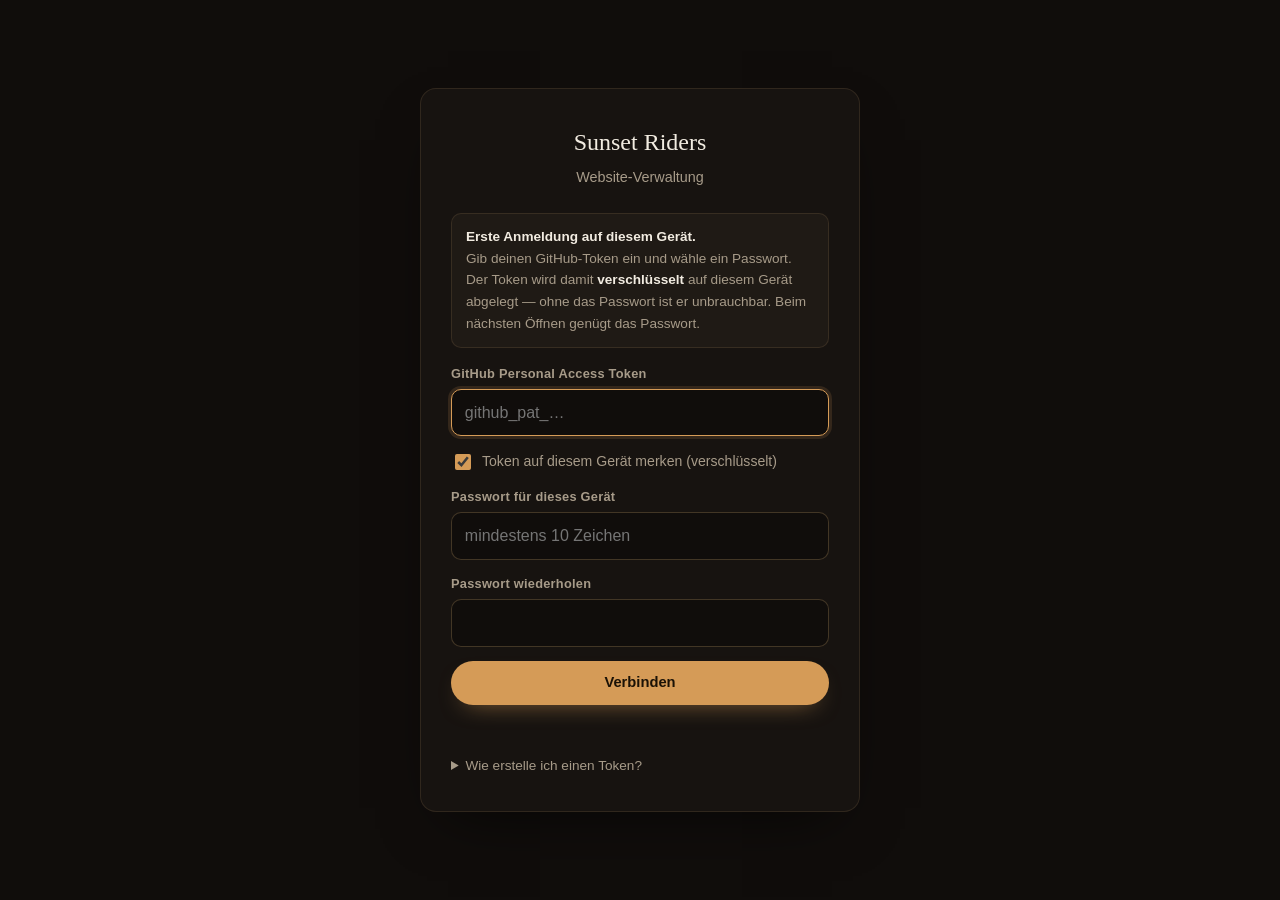
<file: admin/index.html>
<!DOCTYPE html>
<html lang="de">
<head>
<meta charset="UTF-8">
<meta name="viewport" content="width=device-width, initial-scale=1.0">
<!-- Begrenzt, wohin diese Seite Daten senden darf. Selbst wenn es jemand
     schaffen sollte, hier Code einzuschleusen, kann der Token nirgendwo
     anders hin als zur GitHub-API. -->
<meta http-equiv="Content-Security-Policy" content="default-src 'self'; script-src 'self' 'unsafe-inline'; style-src 'self' 'unsafe-inline' https://fonts.googleapis.com; font-src https://fonts.gstatic.com; img-src 'self' data: blob: https://*.githubusercontent.com; connect-src 'self' https://api.github.com https://*.githubusercontent.com; form-action 'none'; base-uri 'none'; object-src 'none'">
<title>Sunset Riders — Website-Verwaltung</title>
<link rel="preconnect" href="https://fonts.googleapis.com">
<link rel="preconnect" href="https://fonts.gstatic.com" crossorigin>
<link href="https://fonts.googleapis.com/css2?family=Cinzel:wght@500;600;700&family=Manrope:wght@400;500;600;700;800&display=swap" rel="stylesheet">
<style>
:root{
  --bg:#100d0b; --bg-2:#171310; --bg-3:#1f1a15;
  --line:rgba(226,182,120,.12); --line-strong:rgba(226,182,120,.24);
  --text:#f2ece1; --muted:#a79b89; --muted-2:#7d7263;
  --accent:#d59b57; --accent-hi:#e6b475; --accent-ink:#1b1206; --ember:#b5623a;
  --ok:#5fae7a; --warn:#d98a4b; --err:#d9645a;
  --font-display:"Cinzel",Georgia,serif;
  --font-body:"Manrope",-apple-system,BlinkMacSystemFont,"Segoe UI",sans-serif;
  --radius:16px; --radius-sm:12px;
  --shadow:0 24px 60px -28px rgba(0,0,0,.75);
}
*,*::before,*::after{box-sizing:border-box;}
html,body{margin:0;height:100%;}
body{background:var(--bg);color:var(--text);font-family:var(--font-body);font-size:16px;line-height:1.6;-webkit-font-smoothing:antialiased;}
h1,h2,h3{font-family:var(--font-display);font-weight:600;line-height:1.15;margin:0 0 .4em;letter-spacing:.01em;}
p{margin:0 0 1em;}
a{color:var(--accent);text-decoration:none;}
a:hover{color:var(--accent-hi);}
button{font:inherit;cursor:pointer;background:none;border:none;color:inherit;}
input,textarea,select{font:inherit;color:var(--text);}
img{max-width:100%;display:block;}
.eyebrow{font-family:var(--font-body);letter-spacing:.24em;text-transform:uppercase;font-size:.7rem;font-weight:700;color:var(--accent);margin:0 0 .8em;}
.muted{color:var(--muted);}
.small{font-size:.85rem;}

/* form controls */
.field{margin-bottom:14px;}
.field label{display:block;font-size:.8rem;font-weight:600;color:var(--muted);margin-bottom:5px;letter-spacing:.02em;}
input[type=text],input[type=password],input[type=date],textarea,select{
  width:100%;background:var(--bg);border:1px solid var(--line-strong);border-radius:10px;
  padding:.62em .8em;transition:border-color .2s,box-shadow .2s;
}
textarea{resize:vertical;min-height:70px;}
input:focus,textarea:focus,select:focus{outline:none;border-color:var(--accent);box-shadow:0 0 0 3px rgba(213,155,87,.15);}
select{appearance:none;background-image:url("data:image/svg+xml,%3Csvg xmlns='http://www.w3.org/2000/svg' width='12' height='8' viewBox='0 0 12 8'%3E%3Cpath fill='%23a79b89' d='M6 8 0 0h12z'/%3E%3C/svg%3E");background-repeat:no-repeat;background-position:right 14px center;padding-right:34px;}
.two-col{display:grid;grid-template-columns:1fr 1fr;gap:12px;}
@media(max-width:640px){.two-col{grid-template-columns:1fr;}}

/* buttons */
.btn{display:inline-flex;align-items:center;justify-content:center;gap:.5em;padding:.7em 1.3em;border-radius:999px;font-weight:600;font-size:.92rem;transition:transform .2s,background .2s,border-color .2s,color .2s,opacity .2s;}
.btn:disabled{opacity:.4;cursor:not-allowed;}
.btn-primary{background:var(--accent);color:var(--accent-ink);box-shadow:0 10px 24px -14px rgba(213,155,87,.8);}
.btn-primary:not(:disabled):hover{background:var(--accent-hi);transform:translateY(-1px);}
.btn-ghost{border:1px solid var(--line-strong);color:var(--text);}
.btn-ghost:not(:disabled):hover{border-color:var(--accent);color:var(--accent);}
.btn-sm{padding:.45em .85em;font-size:.82rem;}
.btn-danger{color:var(--err);border:1px solid rgba(217,100,90,.35);}
.btn-danger:not(:disabled):hover{background:rgba(217,100,90,.12);border-color:var(--err);}
.icon-btn{width:34px;height:34px;border-radius:9px;border:1px solid var(--line-strong);display:inline-flex;align-items:center;justify-content:center;font-size:1rem;color:var(--muted);}
.icon-btn:hover{color:var(--text);border-color:var(--accent);}

/* login screen */
#login{min-height:100%;display:flex;align-items:center;justify-content:center;padding:24px;}
.login-card{width:100%;max-width:440px;background:var(--bg-2);border:1px solid var(--line);border-radius:var(--radius);padding:34px 30px;box-shadow:var(--shadow);}
.login-logo{font-family:var(--font-display);font-size:1.5rem;text-align:center;margin-bottom:4px;}
.login-sub{text-align:center;color:var(--muted);font-size:.9rem;margin-bottom:24px;}
#gate{min-height:100%;display:none;align-items:center;justify-content:center;padding:24px;}

/* app shell */
#app{display:none;min-height:100%;}
.shell{display:grid;grid-template-columns:246px 1fr;min-height:100vh;}
@media(max-width:820px){.shell{grid-template-columns:1fr;}}
.sidebar{background:var(--bg-2);border-right:1px solid var(--line);padding:22px 16px;position:sticky;top:0;height:100vh;overflow-y:auto;}
@media(max-width:820px){.sidebar{position:static;height:auto;border-right:none;border-bottom:1px solid var(--line);}}
.side-brand{display:flex;align-items:center;gap:10px;padding:0 8px 18px;margin-bottom:12px;border-bottom:1px solid var(--line);}
.side-brand .dot{width:30px;height:30px;border-radius:8px;background:linear-gradient(135deg,var(--ember),var(--accent));flex-shrink:0;}
.side-brand b{font-family:var(--font-display);font-size:1rem;font-weight:600;}
.navlink{display:flex;align-items:center;gap:10px;width:100%;text-align:left;padding:.62em .8em;border-radius:10px;color:var(--muted);font-weight:500;font-size:.92rem;margin-bottom:2px;}
.navlink:hover{color:var(--text);background:var(--bg-3);}
.navlink.active{color:var(--text);background:var(--bg-3);box-shadow:inset 3px 0 0 var(--accent);}
.navlink .ic{width:18px;text-align:center;opacity:.9;}
.navlink .badge{margin-left:auto;background:var(--accent);color:var(--accent-ink);font-size:.68rem;font-weight:700;border-radius:999px;padding:1px 7px;}
.side-foot{margin-top:14px;padding-top:14px;border-top:1px solid var(--line);}

.main{padding:30px 34px 90px;max-width:960px;}
@media(max-width:640px){.main{padding:22px 18px 80px;}}
.page-head{display:flex;align-items:flex-end;justify-content:space-between;gap:16px;margin-bottom:22px;flex-wrap:wrap;}
.page-head h1{font-size:1.9rem;margin:0;}
.page-head p{margin:.3em 0 0;color:var(--muted);font-size:.92rem;}

/* cards / item rows */
.card{background:var(--bg-2);border:1px solid var(--line);border-radius:var(--radius);padding:18px;margin-bottom:14px;box-shadow:var(--shadow);}
.item{background:var(--bg-2);border:1px solid var(--line);border-radius:var(--radius-sm);padding:16px;margin-bottom:12px;}
.item-head{display:flex;align-items:center;gap:12px;margin-bottom:12px;}
.item-head .grip{color:var(--muted-2);cursor:grab;font-size:1.1rem;user-select:none;}
.item-head h3{margin:0;font-size:1.05rem;flex:1;font-family:var(--font-body);font-weight:700;}
.item-actions{display:flex;gap:6px;}

/* image picker */
.imgpick{display:flex;gap:12px;align-items:flex-start;}
.imgpick .thumb{width:88px;height:60px;border-radius:8px;border:1px solid var(--line-strong);object-fit:cover;background:var(--bg-3);flex-shrink:0;}
.imgpick .thumb.empty{display:flex;align-items:center;justify-content:center;color:var(--muted-2);font-size:1.4rem;}
.imgpick .pickbody{flex:1;min-width:0;}
.pick-row{display:flex;gap:8px;}
.pick-row select{flex:1;}

/* media grid */
.media-grid{display:grid;grid-template-columns:repeat(auto-fill,minmax(150px,1fr));gap:14px;}
.media-tile{background:var(--bg-2);border:1px solid var(--line);border-radius:var(--radius-sm);overflow:hidden;display:flex;flex-direction:column;}
.media-tile .m-img{aspect-ratio:16/10;object-fit:cover;background:var(--bg-3);width:100%;}
.media-tile .m-img.pdf{display:flex;align-items:center;justify-content:center;font-size:2rem;color:var(--muted);}
.media-tile .m-meta{padding:8px 10px;font-size:.76rem;color:var(--muted);word-break:break-all;flex:1;}
.media-tile .m-meta b{color:var(--text);font-weight:600;display:block;font-size:.8rem;margin-bottom:2px;}
.media-tile .m-actions{display:flex;border-top:1px solid var(--line);}
.media-tile .m-actions button{flex:1;padding:8px;font-size:.78rem;color:var(--muted);}
.media-tile .m-actions button:hover{color:var(--text);background:var(--bg-3);}
.media-tile .m-actions button.del:hover{color:var(--err);}
.tag-new{background:var(--ok);color:#06210f;}
.tag-del{background:var(--err);color:#2a0b09;}
.pill{display:inline-block;font-size:.66rem;font-weight:700;border-radius:999px;padding:1px 7px;margin-left:6px;vertical-align:middle;}

/* dropzone */
.drop{border:1.5px dashed var(--line-strong);border-radius:var(--radius-sm);padding:22px;text-align:center;color:var(--muted);transition:border-color .2s,background .2s;cursor:pointer;}
.drop:hover,.drop.over{border-color:var(--accent);background:var(--bg-3);color:var(--text);}

/* toast + log */
#toast{position:fixed;right:20px;bottom:20px;z-index:200;display:flex;flex-direction:column;gap:8px;}
.toast{background:var(--bg-3);border:1px solid var(--line-strong);border-left:3px solid var(--accent);border-radius:10px;padding:11px 15px;box-shadow:var(--shadow);font-size:.88rem;max-width:340px;animation:slidein .3s ease;}
.toast.ok{border-left-color:var(--ok);} .toast.err{border-left-color:var(--err);}
@keyframes slidein{from{transform:translateX(20px);opacity:0;}to{transform:none;opacity:1;}}
.log{background:var(--bg);border:1px solid var(--line);border-radius:10px;padding:12px 14px;font-size:.84rem;max-height:230px;overflow-y:auto;font-family:ui-monospace,Menlo,Consolas,monospace;}
.log div{padding:2px 0;color:var(--muted);}
.log div.ok{color:var(--ok);} .log div.err{color:var(--err);} .log div.head{color:var(--text);}

.empty-state{text-align:center;padding:40px 20px;color:var(--muted-2);border:1.5px dashed var(--line);border-radius:var(--radius-sm);}
.hint{background:var(--bg-3);border:1px solid var(--line);border-radius:10px;padding:12px 14px;font-size:.85rem;color:var(--muted);margin-bottom:16px;}
.hint b{color:var(--text);}
.spinner{width:16px;height:16px;border:2px solid rgba(255,255,255,.25);border-top-color:var(--accent-ink);border-radius:50%;display:inline-block;animation:spin .7s linear infinite;}
@keyframes spin{to{transform:rotate(360deg);}}
.status-line{display:flex;align-items:center;gap:8px;font-size:.85rem;color:var(--muted);}
.dirty-dot{width:8px;height:8px;border-radius:50%;background:var(--warn);display:inline-block;}
.ok-dot{width:8px;height:8px;border-radius:50%;background:var(--ok);display:inline-block;}
code{background:var(--bg-3);padding:1px 6px;border-radius:5px;font-size:.85em;}
</style>
</head>
<body>

<!-- ============ LOGIN ============ -->
<div id="login">
  <div class="login-card">
    <div class="login-logo">Sunset&nbsp;Riders</div>
    <div class="login-sub">Website-Verwaltung</div>

    <div class="hint">
      <b>Erste Anmeldung auf diesem Gerät.</b><br>
      Gib deinen GitHub-Token ein und wähle ein Passwort. Der Token wird damit
      <b>verschlüsselt</b> auf diesem Gerät abgelegt — ohne das Passwort ist er
      unbrauchbar. Beim nächsten Öffnen genügt das Passwort.
    </div>

    <div class="field">
      <label for="tok">GitHub Personal Access Token</label>
      <input type="password" id="tok" placeholder="github_pat_…" autocomplete="off" spellcheck="false">
    </div>
    <label style="display:flex;align-items:center;gap:8px;font-size:.88rem;color:var(--muted);margin-bottom:14px;cursor:pointer;">
      <input type="checkbox" id="remember" checked style="width:16px;height:16px;accent-color:var(--accent);">
      Token auf diesem Gerät merken (verschlüsselt)
    </label>
    <div id="pwFields">
      <div class="field">
        <label for="lpw">Passwort für dieses Gerät</label>
        <input type="password" id="lpw" autocomplete="new-password" placeholder="mindestens 10 Zeichen">
      </div>
      <div class="field">
        <label for="lpw2">Passwort wiederholen</label>
        <input type="password" id="lpw2" autocomplete="new-password">
      </div>
    </div>
    <button class="btn btn-primary" id="connectBtn" style="width:100%;">Verbinden</button>
    <div id="loginMsg" class="small" style="margin-top:12px;min-height:20px;"></div>

    <details style="margin-top:18px;">
      <summary class="small muted" style="cursor:pointer;">Wie erstelle ich einen Token?</summary>
      <div class="small muted" style="margin-top:10px;line-height:1.7;">
        GitHub → Profil → <b>Settings</b> → <b>Developer settings</b> → <b>Personal access tokens</b> →
        <b>Fine-grained tokens</b> → <b>Generate new token</b>.<br>
        Bei <i>Repository access</i> nur <code>Website-SR</code> wählen, bei <i>Permissions → Contents</i>
        auf <b>Read and write</b> setzen. Token kopieren und oben einfügen.
      </div>
    </details>
  </div>
</div>

<!-- ============ LOGIN-GATE (entsperrt den verschluesselten Token) ============ -->
<div id="gate">
  <div class="login-card">
    <div class="login-logo">Sunset&nbsp;Riders</div>
    <div class="login-sub">Website-Verwaltung</div>
    <div class="hint">
      Dein GitHub-Token liegt verschlüsselt auf diesem Gerät.
      Das Passwort entschlüsselt ihn — es wird nirgends gespeichert und nirgends übertragen.
    </div>
    <div class="field">
      <label for="gp">Passwort</label>
      <input type="password" id="gp" autocomplete="current-password">
    </div>
    <button class="btn btn-primary" id="gateBtn" style="width:100%;">Entsperren</button>
    <div id="gateMsg" class="small" style="margin-top:12px;min-height:20px;"></div>
    <div class="small muted" style="margin-top:16px;">
      Passwort vergessen? <a href="#" id="resetVault" style="color:var(--accent);">Zugang auf diesem Gerät entfernen</a>
      und mit dem Token neu anmelden.
    </div>
  </div>
</div>

<!-- ============ APP ============ -->
<div id="app">
  <div class="shell">
    <aside class="sidebar">
      <div class="side-brand"><span class="dot"></span><b>Verwaltung</b></div>
      <nav id="nav"></nav>
      <div class="side-foot">
        <div class="status-line" id="repoStatus"></div>
        <a href="https://mailhuegli.github.io/Website-SR/" target="_blank" class="small" style="display:inline-block;margin-top:10px;">↗ Live-Website ansehen</a>
        <button class="btn btn-ghost btn-sm" style="width:100%;margin-top:12px;" id="logoutBtn">Abmelden</button>
      </div>
    </aside>
    <main class="main" id="view"></main>
  </div>
</div>

<div id="toast"></div>

<script>
/* ============================================================
   Sunset Riders — Website-Verwaltung
   Einzelne HTML-Datei. Bearbeitet js/content.js und die Ordner
   img/ und downloads/ direkt über die GitHub-API.
   ============================================================ */

const OWNER  = "mailhuegli";
const REPO   = "Website-SR";
const BRANCH = "main";
const API    = `https://api.github.com/repos/${OWNER}/${REPO}`;
const RAW    = `https://raw.githubusercontent.com/${OWNER}/${REPO}/${BRANCH}/`;

const CONTENT_PATH = "js/content.js";
const MAINJS_PATH  = "js/main.js";

/* Online-Zugang (GitHub Pages) */
const ADMIN_PATH = "admin/index.html";
const ADMIN_URL  = `https://${OWNER}.github.io/${REPO}/admin/`;
/* base64 der Online-Version dieser App — wird beim "Online stellen"-Knopf nach
   admin/index.html geschrieben. Leer = dies IST bereits die Online-Version. */
const ONLINE_BUILD_B64 = "";

/* Neues main.js (mit Kalender-Funktion), base64-kodiert — wird beim
   "Kalender aktivieren"-Knopf direkt auf GitHub geschrieben. */
const NEW_MAINJS_B64 = "[base64]/[base64]/[base64]/[base64]/[base64]/[base64]/IEVOWyJydWxlcy5jb2xsYXBzZUFsbCJdIDogRU5bInJ1bGVzLmV4cGFuZEFsbCJdKQogICAgOiAoYWxsT3BlbiA/[base64]/[base64]/[base64]/[base64]/[base64]/[base64]/[base64]";

/* Kommende Events von sunset-riders.ch/event-list — werden beim ersten
   Start eingespielt, falls noch keine Events in content.js stehen. */
const WA_DE = "Info via WhatsApp", WA_EN = "Info via WhatsApp";
const SEED_EVENTS = [
  { start:"2025-05-12", end:"2025-05-13", time:"08:00",
    title:{de:"Rennstrecke Mirecourt", en:"Racetrack Mirecourt"},
    location:{de:"Juvaincourt (FR)", en:"Juvaincourt (FR)"}, text:{de:"", en:""} },
  { start:"2025-05-17", end:"", time:"08:00",
    title:{de:"Fahrtraining Interlaken", en:"Moto Training Interlaken"},
    location:{de:"Interlaken", en:"Interlaken"}, text:{de:"", en:""} },
  { start:"2025-06-07", end:"2025-06-08", time:"08:00",
    title:{de:"Rennstrecke Anneau du Rhin", en:"Racetrack Anneau du Rhin"},
    location:{de:"Biltzheim (FR)", en:"Biltzheim (FR)"}, text:{de:"", en:""} },
  { start:"2025-06-23", end:"2025-06-26", time:"08:00",
    title:{de:"Rennstrecke Most", en:"Racetrack Most"},
    location:{de:"Most (CZ)", en:"Most (CZ)"}, text:{de:"", en:""} },
  { start:"2025-09-07", end:"", time:"08:00",
    title:{de:"Sunday Ride (Tagestour)", en:"Sunday Ride (full day)"},
    location:{de:WA_DE, en:WA_EN}, text:{de:"Ganztägige Ausfahrt durch die Schweiz.", en:"Full-day ride across Switzerland."} },
  { start:"2025-09-22", end:"2025-09-23", time:"08:00",
    title:{de:"Rennstrecke Anneau du Rhin", en:"Racetrack Anneau du Rhin"},
    location:{de:"Biltzheim (FR)", en:"Biltzheim (FR)"}, text:{de:"", en:""} },
  { start:"2025-10-04", end:"2025-10-11", time:"",
    title:{de:"Sardinien Tour", en:"Sardinia Tour"},
    location:{de:"Sardinien (IT)", en:"Sardinia (IT)"}, text:{de:"Mehrtägige Jahrestour.", en:"Multi-day annual tour."} },
  { start:"2025-10-16", end:"", time:"18:00",
    title:{de:"Thursday Ride", en:"Thursday Ride"},
    location:{de:WA_DE, en:WA_EN}, text:{de:"", en:""} },
  { start:"2025-10-19", end:"", time:"07:30",
    title:{de:"Sunday Ride – Saisonabschluss", en:"Sunday Ride – Season Closing"},
    location:{de:WA_DE, en:WA_EN}, text:{de:"", en:""} },
  { start:"2025-11-06", end:"2025-11-09", time:"",
    title:{de:"EICMA", en:"EICMA"},
    location:{de:"Rho (IT)", en:"Rho (IT)"}, text:{de:"Motorradmesse.", en:"Motorcycle show."} },
  { start:"2025-11-16", end:"", time:"19:00",
    title:{de:"Generalversammlung", en:"General Assembly"},
    location:{de:WA_DE, en:WA_EN}, text:{de:"", en:""} },
  { start:"2026-03-28", end:"2026-03-29", time:"07:00",
    title:{de:"Swiss MXGP", en:"Swiss MXGP"},
    location:{de:"Frauenfeld", en:"Frauenfeld"}, text:{de:"", en:""} },
  { start:"2026-04-19", end:"", time:"09:00",
    title:{de:"Season Start (Auffrischung)", en:"Season Start (Refresher)"},
    location:{de:WA_DE, en:WA_EN}, text:{de:"Langsamfahren, Notbremsung, Schräglage.", en:"Slow riding, emergency braking, leaning."} },
  { start:"2026-04-25", end:"2026-04-26", time:"09:00",
    title:{de:"Test Days 2026", en:"Test Days 2026"},
    location:{de:"Derendingen", en:"Derendingen"}, text:{de:"", en:""} },
  { start:"2026-04-26", end:"", time:"08:00",
    title:{de:"Season Start (Auffrischung) – Wiederholung", en:"Season Start (Refresher) – Repeat"},
    location:{de:WA_DE, en:WA_EN}, text:{de:"", en:""} },
  { start:"2026-06-13", end:"2026-06-20", time:"",
    title:{de:"Deutschland–Tschechien–Österreich Tour", en:"Germany–Czechia–Austria Tour"},
    location:{de:"Start: Zürich", en:"Start: Zurich"},
    text:{de:"Mehrtägige Jahrestour: Schwarzwald, Bayern, Tschechien, Österreich, Vorarlberg.",
          en:"Multi-day annual tour: Black Forest, Bavaria, Czech Republic, Austria, Vorarlberg."} },
  { start:"2026-06-28", end:"", time:"07:00",
    title:{de:"Sunday Ride (Tagestour)", en:"Sunday Ride (full day)"},
    location:{de:WA_DE, en:WA_EN}, text:{de:"Ganztägige Ausfahrt durch die Schweiz.", en:"Full-day ride across Switzerland."} },
  { start:"2026-07-09", end:"", time:"18:30",
    title:{de:"Thursday Ride", en:"Thursday Ride"},
    location:{de:WA_DE, en:WA_EN}, text:{de:"Kurze Feierabend-Ausfahrt rund um Zürich.", en:"Short after-work ride around Zurich."} },
  { start:"2026-07-16", end:"", time:"18:30",
    title:{de:"Thursday Ride", en:"Thursday Ride"},
    location:{de:WA_DE, en:WA_EN}, text:{de:"Kurze Feierabend-Ausfahrt rund um Zürich.", en:"Short after-work ride around Zurich."} },
  { start:"2026-07-19", end:"", time:"07:00",
    title:{de:"Sunday Ride (Tagestour)", en:"Sunday Ride (full day)"},
    location:{de:WA_DE, en:WA_EN}, text:{de:"Ganztägige Ausfahrt durch die Schweiz.", en:"Full-day ride across Switzerland."} }
];
const CONTENT_HEADER =
`/* ============================================================
   Sunset Riders — Inhalte / content
   ------------------------------------------------------------
   Diese Datei wird vom Programm "Website-Verwaltung" gepflegt.
   Von Hand bearbeiten geht auch — dann bitte Anführungszeichen
   und Kommas genau so lassen. Bilder liegen im Ordner site/img.
   ============================================================ */
const SITE_CONTENT = `;

const DEFAULT_CONTACT_EMAIL = "andrea.huegli@gmx.ch";
const DEFAULT_PRIVACY_DE = "Datenschutzhinweis: Diese Website wird über GitHub Pages gehostet. Nachrichten aus dem Kontaktformular werden über FormSubmit an die hinterlegte Kontakt-E-Mail weitergeleitet. Namen und Fotos in Team und Galerie werden nur mit Einverständnis der abgebildeten Personen veröffentlicht.";
const DEFAULT_PRIVACY_EN = "Privacy notice: this website is hosted via GitHub Pages. Contact form submissions are forwarded via FormSubmit to the configured contact email. Names and photos in the Team and Gallery sections are published only with the consent of the people shown.";

const state = {
  token: "",
  content: null,          // parsed SITE_CONTENT
  contentSha: null,
  contentDirty: false,
  images: [],             // [{path,name,sha,download_url,isNew,isDeleted}]
  docs: [],               // downloads/ files
  pendingBinaries: {},    // path -> {base64, size, previewUrl, name}
  pendingDeletes: {},     // path -> {sha, kind}
  page: "images",
};

/* ---------- helpers ---------- */
const $  = (s,r=document)=>r.querySelector(s);
const el = (t,props={},...kids)=>{const n=document.createElement(t);for(const k in props){if(k==="class")n.className=props[k];else if(k==="html")n.innerHTML=props[k];else if(k.startsWith("on"))n.addEventListener(k.slice(2),props[k]);else if(props[k]!=null)n.setAttribute(k,props[k]);}for(const c of kids.flat()){if(c==null||c===false)continue;n.append(c.nodeType?c:document.createTextNode(c));}return n;};
const esc = s => (s==null?"":String(s)).replace(/[&<>"']/g,c=>({"&":"&amp;","<":"&lt;",">":"&gt;",'"':"&quot;","'":"&#39;"}[c]));

function b64EncodeUtf8(str){return btoa(unescape(encodeURIComponent(str)));}
function b64DecodeUtf8(b64){return decodeURIComponent(escape(atob((b64||"").replace(/\s/g,""))));}
function bufToB64(buf){let bin="";const b=new Uint8Array(buf);const c=0x8000;for(let i=0;i<b.length;i+=c)bin+=String.fromCharCode.apply(null,b.subarray(i,i+c));return btoa(bin);}
function fmtSize(n){if(n==null)return "";if(n<1024)return n+" B";if(n<1048576)return (n/1024).toFixed(0)+" KB";return (n/1048576).toFixed(1)+" MB";}

let toastTimer;
function toast(msg,type=""){const t=el("div",{class:"toast "+type},msg);$("#toast").append(t);setTimeout(()=>{t.style.opacity="0";t.style.transition="opacity .4s";setTimeout(()=>t.remove(),400);},3800);}

/* ---------- GitHub API ---------- */
async function gh(path,opts={}){
  const res=await fetch(API+path,{...opts,cache:"no-store",headers:{
    "Authorization":"Bearer "+state.token,
    "Accept":"application/vnd.github+json",
    "X-GitHub-Api-Version":"2022-11-28",
    ...(opts.headers||{})
  }});
  if(res.status===204)return null;
  let data=null;try{data=await res.json();}catch(e){}
  if(!res.ok){const m=(data&&data.message)?data.message:(res.status+" "+res.statusText);throw new Error(m);}
  return data;
}
async function listDir(path){
  try{const r=await gh(`/contents/${path}?ref=${BRANCH}`);return Array.isArray(r)?r:[];}
  catch(e){if(/not found/i.test(e.message))return [];throw e;}
}
async function getSha(path){
  try{const r=await gh(`/contents/${path}?ref=${BRANCH}`);return r.sha;}
  catch(e){return null;}
}
async function putFile(path,contentB64,message,sha){
  const body={message,content:contentB64,branch:BRANCH};if(sha)body.sha=sha;
  return gh(`/contents/${path}`,{method:"PUT",body:JSON.stringify(body)});
}
async function deleteFile(path,sha,message){
  return gh(`/contents/${path}`,{method:"DELETE",body:JSON.stringify({message,sha,branch:BRANCH})});
}

/* ---------- content.js parse / serialize ---------- */
function parseContent(text){
  const a=text.indexOf("{");const b=text.lastIndexOf("}");
  if(a<0||b<0)throw new Error("content.js hat ein unerwartetes Format.");
  return JSON.parse(text.slice(a,b+1));
}
function serializeContent(obj){
  return CONTENT_HEADER+JSON.stringify(obj,null,2)+";\n";
}

/* ---------- image list ---------- */
const IMG_RE=/\.(jpe?g|png|avif|webp|gif|svg)$/i;
function imagePaths(){
  // existing (not deleted) + pending new, unique, sorted
  const set=new Map();
  state.images.filter(i=>!i.isDeleted).forEach(i=>set.set(i.path,i));
  return [...set.keys()].sort();
}
function thumbUrl(path){
  if(state.pendingBinaries[path])return state.pendingBinaries[path].previewUrl;
  const found=state.images.find(i=>i.path===path);
  return found?(found.download_url||RAW+path):RAW+path;
}

/* ============================================================
   CONNECT
   ============================================================ */
/* ------------------------------------------------------------
   TOKEN-TRESOR — der Token liegt nie im Klartext auf dem Geraet.
   Aus dem Passwort wird per PBKDF2-SHA256 ein Schluessel abgeleitet,
   damit wird der Token per AES-GCM verschluesselt; im localStorage
   steht nur der Geheimtext. Wer ihn ohne Passwort ausliest - etwa
   Code einer anderen Seite auf derselben Domain - hat nichts davon.
   AES-GCM ist authentifiziert: das erfolgreiche Entschluesseln IST
   der Beweis, dass das Passwort stimmt. Es braucht deshalb keinen
   veroeffentlichten Passwort-Hash mehr (frueher: admin/auth.json).
   ------------------------------------------------------------ */
const VAULT_KEY  = "srAdminVault";
const LEGACY_KEY = "srAdminToken";   // alte Klartext-Ablage, wird entfernt
const VAULT_ITER = 600000;           // OWASP-Empfehlung fuer PBKDF2-SHA256
const VAULT_DAYS = 30;               // danach Token neu eingeben
const CRYPTO_OK  = !!(window.crypto && window.crypto.subtle);

function b64FromBytes(b){let s="";for(const x of b)s+=String.fromCharCode(x);return btoa(s);}
function bytesFromB64(s){const bin=atob(s);const a=new Uint8Array(bin.length);for(let i=0;i<bin.length;i++)a[i]=bin.charCodeAt(i);return a;}

async function vaultKey(password,salt,iter){
  const base=await crypto.subtle.importKey("raw",new TextEncoder().encode(password),"PBKDF2",false,["deriveKey"]);
  return crypto.subtle.deriveKey({name:"PBKDF2",salt,iterations:iter,hash:"SHA-256"},
    base,{name:"AES-GCM",length:256},false,["encrypt","decrypt"]);
}
function vaultLoad(){try{const r=localStorage.getItem(VAULT_KEY);return r?JSON.parse(r):null;}catch(e){return null;}}
function vaultClear(){try{localStorage.removeItem(VAULT_KEY);}catch(e){}}
function vaultExpired(v){return !v||!v.exp||Date.now()>v.exp;}
function purgeLegacyToken(){try{if(localStorage.getItem(LEGACY_KEY)!==null){localStorage.removeItem(LEGACY_KEY);return true;}}catch(e){}return false;}

async function vaultSave(password,token){
  if(!CRYPTO_OK)return false;
  const salt=crypto.getRandomValues(new Uint8Array(16));
  const iv  =crypto.getRandomValues(new Uint8Array(12));
  const key =await vaultKey(password,salt,VAULT_ITER);
  const ct  =await crypto.subtle.encrypt({name:"AES-GCM",iv},key,new TextEncoder().encode(token));
  try{
    localStorage.setItem(VAULT_KEY,JSON.stringify({v:1,iter:VAULT_ITER,
      salt:b64FromBytes(salt),iv:b64FromBytes(iv),ct:bufToB64(ct),
      exp:Date.now()+VAULT_DAYS*864e5}));
  }catch(e){return false;}
  return true;
}
async function vaultUnlock(password){
  const v=vaultLoad();
  if(!v)throw new Error("Auf diesem Geraet ist kein Zugang hinterlegt.");
  if(vaultExpired(v)){vaultClear();throw new Error("Der gespeicherte Zugang ist abgelaufen — bitte Token neu eingeben.");}
  const key=await vaultKey(password,bytesFromB64(v.salt),v.iter||VAULT_ITER);
  const pt =await crypto.subtle.decrypt({name:"AES-GCM",iv:bytesFromB64(v.iv)},key,bytesFromB64(v.ct));
  return new TextDecoder().decode(pt);
}

$("#connectBtn").addEventListener("click",()=>connect());
$("#tok").addEventListener("keydown",e=>{if(e.key==="Enter")connect();});
$("#lpw").addEventListener("keydown",e=>{if(e.key==="Enter")connect();});
$("#lpw2").addEventListener("keydown",e=>{if(e.key==="Enter")connect();});
$("#remember").addEventListener("change",syncPwFields);
$("#gateBtn").addEventListener("click",gateSubmit);
$("#gp").addEventListener("keydown",e=>{if(e.key==="Enter")gateSubmit();});
$("#resetVault").addEventListener("click",e=>{
  e.preventDefault();
  if(!confirm("Den gespeicherten Zugang auf diesem Geraet entfernen? Du brauchst danach wieder deinen GitHub-Token."))return;
  vaultClear(); location.reload();
});

function syncPwFields(){
  const on=$("#remember").checked && CRYPTO_OK;
  $("#pwFields").style.display = on ? "block" : "none";
}

function showGate(){
  $("#login").style.display="none";
  $("#gate").style.display="flex";
  setTimeout(()=>{const gp=$("#gp");if(gp)gp.focus();},50);
}
function showLogin(){
  $("#gate").style.display="none";
  $("#login").style.display="flex";
  if(!CRYPTO_OK){
    $("#remember").checked=false; $("#remember").disabled=true;
    $("#loginMsg").innerHTML='<span style="color:var(--warn)">Dieser Browser kann nichts verschluesselt ablegen — der Token gilt nur fuer diese Sitzung.</span>';
  }
  syncPwFields();
  setTimeout(()=>{const t=$("#tok");if(t)t.focus();},50);
}

async function boot(){
  const purged=purgeLegacyToken();     // alte Klartext-Ablage raeumen
  const v=vaultLoad();
  if(v && !vaultExpired(v)) showGate();
  else { if(v) vaultClear(); showLogin(); }
  if(purged) setTimeout(()=>toast("Ein im Klartext gespeicherter Token wurde entfernt. Bitte widerrufe ihn auf GitHub und melde dich neu an.","err"),600);
}
boot();

async function connect(fromVault){
  const msg=$("#loginMsg");
  const tok = fromVault ? state.token : $("#tok").value.trim();
  const remember = !fromVault && $("#remember").checked && CRYPTO_OK;
  const pw = $("#lpw").value, pw2 = $("#lpw2").value;
  if(!tok){msg.innerHTML='<span style="color:var(--err)">Bitte Token eingeben.</span>';return;}
  if(remember){
    if(pw.length<10){msg.innerHTML='<span style="color:var(--err)">Passwort zu kurz — mindestens 10 Zeichen.</span>';return;}
    if(pw!==pw2){msg.innerHTML='<span style="color:var(--err)">Die beiden Passwoerter stimmen nicht überein.</span>';return;}
  }
  state.token=tok;
  const btn=$("#connectBtn");btn.disabled=true;btn.innerHTML='<span class="spinner"></span> Verbinde…';
  msg.textContent="";
  try{
    await gh("");                         // repo reachable + token valid
    await loadAll();
    $("#login").style.display="none";
    $("#app").style.display="block";
    buildNav();
    render();
    if(remember){
      const ok=await vaultSave(pw,state.token);
      $("#lpw").value=""; $("#lpw2").value=""; $("#tok").value="";
      toast(ok?"Token verschluesselt auf diesem Geraet gespeichert.":"Speichern fehlgeschlagen — Token gilt nur fuer diese Sitzung.",ok?"ok":"err");
    }else if(!fromVault){ vaultClear(); }
    toast("Verbunden mit "+OWNER+"/"+REPO,"ok");
    if(state._seededEvents) toast("Kommende Events von sunset-riders.ch eingespielt — unter „Events / Kalender“ prüfen und veröffentlichen.","ok");
    if(state._dupsRemoved) toast(state._dupsRemoved+" doppelte Events entfernt — mit „Speichern“ übernehmen.","ok");
  }catch(e){
    state.token="";
    if(fromVault){                       // gespeicherter Token wurde abgelehnt (widerrufen/abgelaufen)
      vaultClear(); showLogin();
      msg.innerHTML='<span style="color:var(--err)">Der gespeicherte Token wurde abgelehnt ('+esc(e.message)+'). Bitte melde dich mit einem gueltigen Token neu an.</span>';
    }else{
      msg.innerHTML='<span style="color:var(--err)">Verbindung fehlgeschlagen: '+esc(e.message)+'</span>';
    }
  }finally{
    btn.disabled=false;btn.textContent="Verbinden";
  }
}

async function loadAll(){
  // content.js
  const cf=await gh(`/contents/${CONTENT_PATH}?ref=${BRANCH}`);
  state.contentSha=cf.sha;
  state.content=parseContent(b64DecodeUtf8(cf.content));
  // Events beim ersten Mal einspielen (falls in content.js noch nicht vorhanden)
  if(!Array.isArray(state.content.events)){
    state.content.events=JSON.parse(JSON.stringify(SEED_EVENTS));
    state._seededEvents=true; state.contentDirty=true;
  }
  // normalise arrays
  ["activities","news","gallery","team","downloads","events"].forEach(k=>{if(!Array.isArray(state.content[k]))state.content[k]=[];});
  if(!state.content.images)state.content.images={};
  // Rechtliches (Kontakt-E-Mail fürs Formular + Datenschutz-Kurztext im Footer)
  if(!state.content.settings)state.content.settings={};
  if(state.content.settings.contactEmail==null)state.content.settings.contactEmail=DEFAULT_CONTACT_EMAIL;
  if(!state.content.settings.privacyText)state.content.settings.privacyText={de:DEFAULT_PRIVACY_DE,en:DEFAULT_PRIVACY_EN};
  // vorhandene doppelte Events automatisch bereinigen
  { const b=state.content.events.length; state.content.events=dedupeEvents(state.content.events);
    if(state.content.events.length!==b){ state._dupsRemoved=b-state.content.events.length; state.contentDirty=true; } }
  // img/ + downloads/
  const imgs=await listDir("img");
  state.images=imgs.filter(f=>f.type==="file"&&IMG_RE.test(f.name)).map(f=>({path:f.path,name:f.name,sha:f.sha,size:f.size,download_url:f.download_url,isNew:false,isDeleted:false}));
  const docs=await listDir("downloads");
  state.docs=docs.filter(f=>f.type==="file").map(f=>({path:f.path,name:f.name,sha:f.sha,size:f.size,download_url:f.download_url,isNew:false,isDeleted:false}));
  // Website-Code (main.js) prüfen: veraltet? -> wird beim Veröffentlichen automatisch mit-aktualisiert
  try{
    const mf=await gh(`/contents/${MAINJS_PATH}?ref=${BRANCH}`);
    state.siteOutdated = b64DecodeUtf8(mf.content) !== b64DecodeUtf8(NEW_MAINJS_B64);
  }catch(e){ state.siteOutdated = true; }
  // Fernzugriff-Seite (admin/index.html) veraltet? Nur wenn dies die lokale App
  // ist (enthält die Online-Version) und admin/ bereits eingerichtet wurde.
  state.adminOutdated=false;
  if((ONLINE_BUILD_B64||"").length>200){
    try{
      const af=await gh(`/contents/${ADMIN_PATH}?ref=${BRANCH}`);
      state.adminOutdated = b64DecodeUtf8(af.content) !== b64DecodeUtf8(ONLINE_BUILD_B64);
    }catch(e){ state.adminOutdated=false; }  // 404 = noch nicht eingerichtet
  }
}

/* Nach dem Speichern NUR die Datei-Listen (img/downloads) auffrischen —
   die Inhalte (state.content) NICHT neu laden, sonst könnte GitHub kurz den
   alten Stand zurückgeben und die gerade gespeicherten Änderungen überschreiben. */
async function refreshFilesAfterPublish(){
  try{
    const imgs=await listDir("img");
    state.images=imgs.filter(f=>f.type==="file"&&IMG_RE.test(f.name)).map(f=>({path:f.path,name:f.name,sha:f.sha,size:f.size,download_url:f.download_url,isNew:false,isDeleted:false}));
    const docs=await listDir("downloads");
    state.docs=docs.filter(f=>f.type==="file").map(f=>({path:f.path,name:f.name,sha:f.sha,size:f.size,download_url:f.download_url,isNew:false,isDeleted:false}));
  }catch(e){}
  state.siteOutdated=false;
  state.adminOutdated=false;
}

$("#logoutBtn").addEventListener("click",()=>{
  if(isDirty()&&!confirm("Es gibt ungespeicherte Änderungen. Wirklich abmelden?"))return;
  state.token="";        // Sitzung beenden; der verschluesselte Tresor bleibt bestehen,
  location.reload();     // beim naechsten Oeffnen genuegt wieder das Passwort

});

/* ============================================================
   NAV + ROUTER
   ============================================================ */
const PAGES=[
  {id:"images",     ic:"🖼️", label:"Kopf-Bilder"},
  {id:"activities", ic:"🏍️", label:"Ausfahrten"},
  {id:"events",     ic:"📅", label:"Events / Kalender"},
  {id:"news",       ic:"📰", label:"News"},
  {id:"gallery",    ic:"🌄", label:"Galerie"},
  {id:"team",       ic:"👥", label:"Team"},
  {id:"downloads",  ic:"📄", label:"Downloads"},
  {id:"media",      ic:"📁", label:"Medien"},
  {id:"access",     ic:"🔐", label:"Online-Zugang"},
  {id:"settings",   ic:"🛡️", label:"Rechtliches"},
  {id:"publish",    ic:"🚀", label:"Veröffentlichen"},
];
function buildNav(){
  const nav=$("#nav");nav.innerHTML="";
  PAGES.forEach(p=>{
    const b=el("button",{class:"navlink"+(state.page===p.id?" active":""),onclick:()=>{state.page=p.id;buildNav();render();}},
      el("span",{class:"ic"},p.ic), el("span",{},p.label));
    if(p.id==="publish"){const n=pendingCount();if(n)b.append(el("span",{class:"badge"},String(n)));}
    nav.append(b);
  });
  const rs=$("#repoStatus");
  rs.innerHTML="";
  rs.append(isDirty()?el("span",{class:"dirty-dot"}):el("span",{class:"ok-dot"}),
            el("span",{},isDirty()?"Ungespeicherte Änderungen":"Alles veröffentlicht"));
}
function isDirty(){return state.contentDirty||state.siteOutdated||state.adminOutdated||Object.keys(state.pendingBinaries).length>0||Object.keys(state.pendingDeletes).length>0;}
function pendingCount(){return (state.contentDirty?1:0)+(state.siteOutdated?1:0)+(state.adminOutdated?1:0)+Object.keys(state.pendingBinaries).length+Object.keys(state.pendingDeletes).length;}
function markDirty(){state.contentDirty=true;buildNav();}

function render(){
  const v=$("#view");v.innerHTML="";
  ({images:pageImages,activities:pageActivities,events:pageEvents,news:pageNews,gallery:pageGallery,team:pageTeam,downloads:pageDownloads,media:pageMedia,access:pageAccess,settings:pageSettings,publish:pagePublish}[state.page])(v);
}
function pageHead(v,title,sub,actions){
  const h=el("div",{class:"page-head"},el("div",{},el("h1",{},title),sub?el("p",{},sub):null));
  if(actions)h.append(el("div",{style:"display:flex;gap:8px;flex-wrap:wrap;"},actions));
  v.append(h);
}

/* ============================================================
   IMAGE PICKER (reusable)
   ============================================================ */
function imagePicker(currentPath,onChange,allowEmpty){
  const wrap=el("div",{class:"imgpick"});
  const thumb=el("img",{class:"thumb"});
  const setThumb=p=>{if(p){thumb.src=thumbUrl(p);thumb.classList.remove("empty");thumb.textContent="";}else{thumb.removeAttribute("src");thumb.classList.add("empty");thumb.textContent="—";}};
  setThumb(currentPath);

  const sel=el("select");
  if(allowEmpty)sel.append(el("option",{value:""},"— kein Bild —"));
  imagePaths().forEach(p=>sel.append(el("option",{value:p,selected:p===currentPath?"selected":null},p.replace(/^img\//,""))));
  if(currentPath&&!imagePaths().includes(currentPath))sel.append(el("option",{value:currentPath,selected:"selected"},currentPath.replace(/^img\//,"")+" (fehlt!)"));
  sel.value=currentPath||"";
  sel.addEventListener("change",()=>{setThumb(sel.value);onChange(sel.value);});

  const upBtn=el("button",{class:"btn btn-ghost btn-sm",title:"Neues Bild hochladen"},"⤒ Neu");
  const file=el("input",{type:"file",accept:"image/*",style:"display:none"});
  upBtn.addEventListener("click",()=>file.click());
  file.addEventListener("change",async()=>{
    if(!file.files[0])return;
    const path=await stageImage(file.files[0]);
    // rebuild options
    const exists=[...sel.options].some(o=>o.value===path);
    if(!exists)sel.append(el("option",{value:path},path.replace(/^img\//,"")));
    sel.value=path;setThumb(path);onChange(path);
    toast("Bild bereit: "+path.replace(/^img\//,"")+" (wird beim Veröffentlichen hochgeladen)","ok");
  });

  wrap.append(thumb,el("div",{class:"pickbody"},el("div",{class:"pick-row"},sel,upBtn),file));
  return wrap;
}

async function stageImage(fileObj,folder="img"){
  const buf=await fileObj.arrayBuffer();
  const b64=bufToB64(buf);
  let name=fileObj.name.replace(/[^\w.\-]+/g,"_");
  let path=folder+"/"+name;
  // avoid clobbering an unrelated existing file name: keep same name (allow replace) — that's usually intended.
  const previewUrl=URL.createObjectURL(fileObj);
  state.pendingBinaries[path]={base64:b64,size:fileObj.size,previewUrl,name};
  // reflect in list
  const list=folder==="img"?state.images:state.docs;
  const existing=list.find(i=>i.path===path);
  if(existing){existing.isNew=true;existing.isDeleted=false;existing.size=fileObj.size;}
  else list.push({path,name,sha:null,size:fileObj.size,download_url:previewUrl,isNew:true,isDeleted:false});
  // un-delete if it was marked
  delete state.pendingDeletes[path];
  markDirty();
  return path;
}

/* small labelled field builders */
function textField(label,val,on,ph){const f=el("div",{class:"field"},el("label",{},label));const i=el("input",{type:"text",value:val||"",placeholder:ph||""});i.addEventListener("input",()=>on(i.value));f.append(i);return f;}
function areaField(label,val,on){const f=el("div",{class:"field"},el("label",{},label));const t=el("textarea",{},);t.value=val||"";t.addEventListener("input",()=>on(t.value));f.append(t);return f;}
function dateField(label,val,on){const f=el("div",{class:"field"},el("label",{},label));const i=el("input",{type:"date",value:val||""});i.addEventListener("input",()=>on(i.value));f.append(i);return f;}
function bilingual(labelDe,labelEn,obj,keyDe,keyEn,area){
  const build=area?areaField:textField;
  return el("div",{class:"two-col"},
    build(labelDe,obj[keyDe],v=>{obj[keyDe]=v;markDirty();}),
    build(labelEn,obj[keyEn],v=>{obj[keyEn]=v;markDirty();}));
}
function itemHead(title,{onUp,onDown,onDel}={}){
  const acts=el("div",{class:"item-actions"});
  if(onUp)acts.append(el("button",{class:"icon-btn",title:"nach oben",onclick:onUp},"↑"));
  if(onDown)acts.append(el("button",{class:"icon-btn",title:"nach unten",onclick:onDown},"↓"));
  if(onDel)acts.append(el("button",{class:"icon-btn",title:"löschen",onclick:onDel,style:"color:var(--err)"},"🗑"));
  return el("div",{class:"item-head"},el("h3",{},title),acts);
}
function moveItem(arr,i,dir){const j=i+dir;if(j<0||j>=arr.length)return;[arr[i],arr[j]]=[arr[j],arr[i]];markDirty();render();}

/* ============================================================
   PAGE: KOPF-BILDER (hero / about)
   ============================================================ */
function pageImages(v){
  pageHead(v,"Kopf-Bilder","Das grosse Bild ganz oben (Hero) und das Bild im Bereich „Über uns“.");
  const c=state.content.images;
  const card=el("div",{class:"card"});
  card.append(el("div",{class:"field"},el("label",{},"Hero-Bild (Startseite oben)"),
    imagePicker(c.hero,p=>{c.hero=p;markDirty();},false)));
  card.append(el("div",{style:"height:8px"}));
  card.append(el("div",{class:"field"},el("label",{},"„Über uns“-Bild"),
    imagePicker(c.about,p=>{c.about=p;markDirty();},false)));
  v.append(card);
}

/* ============================================================
   PAGE: AUSFAHRTEN (activities)
   ============================================================ */
function pageActivities(v){
  const arr=state.content.activities;
  pageHead(v,"Ausfahrten","Die Karten im Bereich „Ausfahrten“. Reihenfolge = Anzeige auf der Website.",
    el("button",{class:"btn btn-primary btn-sm",onclick:()=>{arr.push({image:imagePaths()[0]||"",tag:{de:"",en:""},title:{de:"Neue Ausfahrt",en:"New ride"},text:{de:"",en:""}});markDirty();render();}},"＋ Ausfahrt"));
  if(!arr.length){v.append(el("div",{class:"empty-state"},"Noch keine Ausfahrten. Füge mit „＋ Ausfahrt“ die erste hinzu."));return;}
  arr.forEach((a,i)=>{
    a.tag=a.tag||{};a.title=a.title||{};a.text=a.text||{};
    const it=el("div",{class:"item"});
    it.append(itemHead(a.title.de||"Ausfahrt "+(i+1),{onUp:()=>moveItem(arr,i,-1),onDown:()=>moveItem(arr,i,1),onDel:()=>{if(confirm("Diese Ausfahrt löschen?")){arr.splice(i,1);markDirty();render();}}}));
    it.append(el("div",{class:"field"},el("label",{},"Bild"),imagePicker(a.image,p=>{a.image=p;markDirty();},false)));
    it.append(bilingual("Titel (DE)","Titel (EN)",a.title,"de","en"));
    it.append(bilingual("Label (DE) z. B. wöchentlich","Label (EN)",a.tag,"de","en"));
    it.append(bilingual("Text (DE)","Text (EN)",a.text,"de","en",true));
    v.append(it);
  });
}

/* ============================================================
   PAGE: NEWS
   ============================================================ */
function pageNews(v){
  const arr=state.content.news;
  pageHead(v,"News","Meldungen im Bereich „News“. Neueste zuerst (nach Datum).",
    el("button",{class:"btn btn-primary btn-sm",onclick:()=>{arr.unshift({date:new Date().toISOString().slice(0,10),title:{de:"Neue Meldung",en:"New post"},excerpt:{de:"",en:""},image:""});markDirty();render();}},"＋ Meldung"));
  if(!arr.length){v.append(el("div",{class:"empty-state"},"Noch keine News."));return;}
  arr.forEach((n,i)=>{
    n.title=n.title||{};n.excerpt=n.excerpt||{};
    const it=el("div",{class:"item"});
    it.append(itemHead((n.title.de||"Meldung")+"  ·  "+(n.date||""),{onUp:()=>moveItem(arr,i,-1),onDown:()=>moveItem(arr,i,1),onDel:()=>{if(confirm("Diese Meldung löschen?")){arr.splice(i,1);markDirty();render();}}}));
    it.append(dateField("Datum",n.date,v2=>{n.date=v2;markDirty();}));
    it.append(bilingual("Titel (DE)","Titel (EN)",n.title,"de","en"));
    it.append(bilingual("Text (DE)","Text (EN)",n.excerpt,"de","en",true));
    it.append(el("div",{class:"field"},el("label",{},"Bild (optional)"),imagePicker(n.image||"",p=>{n.image=p;markDirty();},true)));
    v.append(it);
  });
}

/* ============================================================
   PAGE: GALERIE
   ============================================================ */
function pageGallery(v){
  const arr=state.content.gallery;
  pageHead(v,"Galerie","Die Bilder im Bereich „Galerie“. Reihenfolge = Anzeige.",
    el("button",{class:"btn btn-primary btn-sm",onclick:()=>{arr.push({src:imagePaths()[0]||"",alt:""});markDirty();render();}},"＋ Bild"));
  if(!arr.length){v.append(el("div",{class:"empty-state"},"Noch keine Galerie-Bilder."));return;}
  arr.forEach((g,i)=>{
    const it=el("div",{class:"item"});
    it.append(itemHead("Bild "+(i+1),{onUp:()=>moveItem(arr,i,-1),onDown:()=>moveItem(arr,i,1),onDel:()=>{if(confirm("Dieses Galerie-Bild entfernen?")){arr.splice(i,1);markDirty();render();}}}));
    it.append(el("div",{class:"field"},el("label",{},"Bild"),imagePicker(g.src,p=>{g.src=p;markDirty();},false)));
    it.append(textField("Bildbeschreibung (Alt-Text, für Barrierefreiheit)",g.alt,v2=>{g.alt=v2;markDirty();}));
    v.append(it);
  });
}

/* ============================================================
   PAGE: TEAM
   ============================================================ */
function pageTeam(v){
  const arr=state.content.team;
  pageHead(v,"Team","Die Vorstandsmitglieder im Bereich „Team“.",
    el("button",{class:"btn btn-primary btn-sm",onclick:()=>{arr.push({name:"Neues Mitglied",role:{de:"",en:""},photo:""});markDirty();render();}},"＋ Person"));
  if(!arr.length){v.append(el("div",{class:"empty-state"},"Noch keine Team-Einträge."));return;}
  arr.forEach((m,i)=>{
    m.role=m.role||{};
    const it=el("div",{class:"item"});
    it.append(itemHead(m.name||"Mitglied",{onUp:()=>moveItem(arr,i,-1),onDown:()=>moveItem(arr,i,1),onDel:()=>{if(confirm("Diese Person entfernen?")){arr.splice(i,1);markDirty();render();}}}));
    it.append(textField("Name",m.name,v2=>{m.name=v2;markDirty();}));
    it.append(bilingual("Funktion (DE)","Funktion (EN)",m.role,"de","en"));
    it.append(el("div",{class:"field"},el("label",{},"Foto (optional — sonst Initialen)"),imagePicker(m.photo||"",p=>{m.photo=p;markDirty();},true)));
    v.append(it);
  });
}

/* ============================================================
   PAGE: DOWNLOADS
   ============================================================ */
function pageDownloads(v){
  const arr=state.content.downloads;
  pageHead(v,"Downloads","PDF-Dokumente im Bereich „Dokumente & Downloads“.",
    el("button",{class:"btn btn-primary btn-sm",onclick:()=>{arr.push({title:{de:"Neues Dokument",en:"New document"},file:state.docs.filter(d=>!d.isDeleted)[0]?.path||""});markDirty();render();}},"＋ Download"));
  const docOpts=()=>state.docs.filter(d=>!d.isDeleted).map(d=>d.path);
  if(!arr.length){v.append(el("div",{class:"empty-state"},"Noch keine Downloads."));return;}
  arr.forEach((d,i)=>{
    d.title=d.title||{};
    const it=el("div",{class:"item"});
    it.append(itemHead(d.title.de||"Download",{onUp:()=>moveItem(arr,i,-1),onDown:()=>moveItem(arr,i,1),onDel:()=>{if(confirm("Diesen Download-Eintrag entfernen?")){arr.splice(i,1);markDirty();render();}}}));
    it.append(bilingual("Titel (DE)","Titel (EN)",d.title,"de","en"));
    // file selector + upload
    const f=el("div",{class:"field"},el("label",{},"PDF-Datei"));
    const sel=el("select");
    docOpts().forEach(p=>sel.append(el("option",{value:p,selected:p===d.file?"selected":null},p.replace(/^downloads\//,""))));
    if(d.file&&!docOpts().includes(d.file))sel.append(el("option",{value:d.file,selected:"selected"},d.file.replace(/^downloads\//,"")+" (fehlt!)"));
    sel.value=d.file||"";
    sel.addEventListener("change",()=>{d.file=sel.value;markDirty();});
    const up=el("button",{class:"btn btn-ghost btn-sm"},"⤒ PDF");
    const fi=el("input",{type:"file",accept:"application/pdf",style:"display:none"});
    up.addEventListener("click",()=>fi.click());
    fi.addEventListener("change",async()=>{if(!fi.files[0])return;const p=await stageImage(fi.files[0],"downloads");sel.append(el("option",{value:p},p.replace(/^downloads\//,"")));sel.value=p;d.file=p;markDirty();toast("PDF bereit: "+p.replace(/^downloads\//,""),"ok");});
    f.append(el("div",{class:"pick-row"},sel,up),fi);
    it.append(f);
    v.append(it);
  });
}

/* ============================================================
   PAGE: EVENTS / KALENDER
   ============================================================ */
function pageEvents(v){
  const arr=state.content.events||(state.content.events=[]);
  const addBtn=el("button",{class:"btn btn-ghost btn-sm",onclick:()=>{arr.unshift({start:new Date().toISOString().slice(0,10),end:"",time:"",title:{de:"Neues Event",en:"New event"},location:{de:"",en:""},text:{de:"",en:""}});markDirty();render();}},"＋ Event");
  const delAllBtn=el("button",{class:"btn btn-danger btn-sm",onclick:()=>{
    if(!(state.content.events&&state.content.events.length)){ toast("Es sind keine Events vorhanden.","ok"); return; }
    if(!confirm("Wirklich ALLE "+state.content.events.length+" Events löschen? Das lässt sich nur durch erneutes Hinzufügen oder einen Excel-Upload rückgängig machen."))return;
    state.content.events=[]; markDirty(); render();
    toast("Alle Events gelöscht — mit „Speichern“ veröffentlichen.","ok");
  }},"🗑 Alle löschen");
  const saveBtn=el("button",{class:"btn btn-primary btn-sm",onclick:function(){savePublish(this);}},"💾 Speichern");
  pageHead(v,"Events / Kalender","Termine für den Website-Kalender. Auf der Website wird immer der gewählte Monat angezeigt (Start: aktueller Monat). Alle Events bleiben gespeichert.",[addBtn,delAllBtn,saveBtn]);

  v.append(excelCard());

  if(!arr.length){v.append(el("div",{class:"empty-state"},"Noch keine Events. Füge mit „＋ Event“ das erste hinzu."));return;}
  arr.forEach((e,i)=>{
    e.title=e.title||{};e.location=e.location||{};e.text=e.text||{};
    const it=el("div",{class:"item"});
    it.append(itemHead((e.title.de||"Event")+"  ·  "+(e.start||"—"),{onUp:()=>moveItem(arr,i,-1),onDown:()=>moveItem(arr,i,1),onDel:()=>{if(confirm("Dieses Event löschen?")){arr.splice(i,1);markDirty();render();}}}));
    it.append(el("div",{class:"two-col"},
      dateField("Startdatum",e.start,x=>{e.start=x;markDirty();}),
      dateField("Enddatum (nur bei mehrtägigen Events)",e.end,x=>{e.end=x;markDirty();})));
    it.append(textField("Uhrzeit (optional, z. B. 18:30 — leer = ganztägig)",e.time,x=>{e.time=x;markDirty();}));
    it.append(bilingual("Titel (DE)","Titel (EN)",e.title,"de","en"));
    it.append(bilingual("Ort (DE)","Ort (EN)",e.location,"de","en"));
    it.append(bilingual("Beschreibung (DE)","Beschreibung (EN)",e.text,"de","en",true));
    v.append(it);
  });
}

/* ---------- Excel-Import/Export für Events ---------- */
const EV_COLS = ["Startdatum","Enddatum","Uhrzeit","Titel (DE)","Titel (EN)","Ort (DE)","Ort (EN)","Beschreibung (DE)","Beschreibung (EN)"];
function pad2(n){return String(n).padStart(2,"0");}
function isoFromDate(d){return d.getFullYear()+"-"+pad2(d.getMonth()+1)+"-"+pad2(d.getDate());}
function normDate(v){
  if(v==null||v==="") return "";
  if(v instanceof Date && !isNaN(v)) return isoFromDate(v);
  const s=String(v).trim(); if(!s) return "";
  let m;
  if(m=s.match(/^(\d{4})-(\d{1,2})-(\d{1,2})/)) return m[1]+"-"+pad2(m[2])+"-"+pad2(m[3]);
  if(m=s.match(/^(\d{1,2})[.\/](\d{1,2})[.\/](\d{2,4})/)){ let y=m[3]; if(y.length===2)y="20"+y; return y+"-"+pad2(m[2])+"-"+pad2(m[1]); }
  const d=new Date(s); if(!isNaN(d)) return isoFromDate(d);
  return "";
}
function normTime(v){
  if(v instanceof Date && !isNaN(v)) return pad2(v.getHours())+":"+pad2(v.getMinutes());
  const s=String(v==null?"":v).trim(); if(!s) return "";
  const m=s.match(/(\d{1,2}):(\d{2})/); if(m) return pad2(m[1])+":"+m[2];
  const f=parseFloat(s.replace(",",".")); if(!isNaN(f)&&f>0&&f<1){ const mins=Math.round(f*1440); return pad2(Math.floor(mins/60))+":"+pad2(mins%60); }
  return s;
}
function rowToEvent(r){
  const g=(...names)=>{ for(const n of names){ for(const k in r){ if(String(k).trim().toLowerCase()===n.toLowerCase()) return r[k]; } } return ""; };
  const start=normDate(g("Startdatum","Start","Datum","Date"));
  if(!start) return null;
  const tde=String(g("Titel (DE)","Titel DE","Titel","Title (DE)","Title")||"").trim();
  const ten=String(g("Titel (EN)","Titel EN","Title (EN)")||"").trim();
  const ode=String(g("Ort (DE)","Ort DE","Ort","Location (DE)","Location")||"").trim();
  const oen=String(g("Ort (EN)","Ort EN","Location (EN)")||"").trim();
  const bde=String(g("Beschreibung (DE)","Beschreibung DE","Beschreibung","Description (DE)","Description")||"").trim();
  const ben=String(g("Beschreibung (EN)","Beschreibung EN","Description (EN)")||"").trim();
  return { start, end:normDate(g("Enddatum","Ende","End")), time:normTime(g("Uhrzeit","Zeit","Time")),
    title:{de:tde||ten, en:ten||tde}, location:{de:ode, en:oen||ode}, text:{de:bde, en:ben} };
}
function loadXLSX(){
  return new Promise((resolve,reject)=>{
    if(window.XLSX) return resolve(window.XLSX);
    const s=document.createElement("script");
    s.src="https://cdnjs.cloudflare.com/ajax/libs/xlsx/0.18.5/xlsx.full.min.js";
    s.onload=()=>window.XLSX?resolve(window.XLSX):reject(new Error("Excel-Bibliothek nicht verfügbar."));
    s.onerror=()=>reject(new Error("Excel-Bibliothek konnte nicht geladen werden (Internet nötig)."));
    document.head.appendChild(s);
  });
}
function excelCard(){
  const card=el("div",{class:"card"});
  card.append(el("h3",{style:"font-family:var(--font-body);font-size:1rem;margin-bottom:6px;"},"Events aus Excel hochladen"));
  card.append(el("p",{class:"small muted",style:"margin:0 0 12px;"},"Lade eine Excel-Datei mit allen Events hoch — sie ersetzt die Liste und wird nach dem Klick auf „Speichern“ veröffentlicht. Spalten: "+EV_COLS.join(", ")+". Am einfachsten: unten die Vorlage herunterladen, ausfüllen, wieder hochladen."));
  const status=el("span",{class:"small",style:"margin-left:2px;"});
  const upBtn=el("button",{class:"btn btn-primary btn-sm"},"⤒ Excel hochladen");
  const fi=el("input",{type:"file",accept:".xlsx,.xls,.csv",style:"display:none"});
  upBtn.addEventListener("click",()=>fi.click());
  fi.addEventListener("change",()=>{ if(fi.files[0]) importEventsExcel(fi.files[0],status); fi.value=""; });
  const tplBtn=el("button",{class:"btn btn-ghost btn-sm"},"⤓ Excel-Vorlage herunterladen");
  tplBtn.addEventListener("click",()=>exportEventsExcel(status));
  card.append(el("div",{style:"display:flex;gap:8px;align-items:center;flex-wrap:wrap;"},upBtn,tplBtn,fi,status));
  return card;
}
function eventKey(e){ return [e.start||"",e.end||"",e.time||"",(e.title&&e.title.de)||"",(e.title&&e.title.en)||""].join("|"); }
function dedupeEvents(arr){
  const seen=new Set(), out=[];
  for(const e of (arr||[])){ if(!e)continue; const k=eventKey(e); if(seen.has(k))continue; seen.add(k); out.push(e); }
  return out;
}
async function importEventsExcel(file,status){
  status.style.color=""; status.textContent="Lese Datei …";
  try{
    const XLSX=await loadXLSX();
    const wb=XLSX.read(await file.arrayBuffer(),{type:"array",cellDates:true});
    const ws=wb.Sheets[wb.SheetNames[0]];
    const rows=XLSX.utils.sheet_to_json(ws,{defval:""});
    const events=dedupeEvents(rows.map(rowToEvent).filter(Boolean));
    if(!events.length){ status.style.color="var(--err)"; status.textContent="Keine gültigen Zeilen gefunden — bitte die Vorlage verwenden."; return; }
    if(!confirm(events.length+" Events aus der Excel-Datei übernehmen? Die aktuelle Liste wird komplett ersetzt.")){ status.textContent=""; return; }
    state.content.events=events;
    markDirty(); render();
    toast(events.length+" Events aus Excel geladen — mit „Speichern“ veröffentlichen.","ok");
  }catch(e){ status.style.color="var(--err)"; status.textContent="Fehler: "+e.message; }
}
async function exportEventsExcel(status){
  try{
    const XLSX=await loadXLSX();
    let rows=(state.content.events||[]).map(e=>({
      "Startdatum":e.start||"","Enddatum":e.end||"","Uhrzeit":e.time||"",
      "Titel (DE)":e.title?.de||"","Titel (EN)":e.title?.en||"",
      "Ort (DE)":e.location?.de||"","Ort (EN)":e.location?.en||"",
      "Beschreibung (DE)":e.text?.de||"","Beschreibung (EN)":e.text?.en||""
    }));
    if(!rows.length) rows=[{"Startdatum":"2026-08-06","Enddatum":"","Uhrzeit":"18:30","Titel (DE)":"Thursday Ride","Titel (EN)":"Thursday Ride","Ort (DE)":"Treffpunkt via WhatsApp","Ort (EN)":"Meeting point via WhatsApp","Beschreibung (DE)":"Feierabend-Ausfahrt.","Beschreibung (EN)":"After-work ride."}];
    const ws=XLSX.utils.json_to_sheet(rows,{header:EV_COLS});
    const wb=XLSX.utils.book_new(); XLSX.utils.book_append_sheet(wb,ws,"Events");
    XLSX.writeFile(wb,"Sunset-Riders-Events.xlsx");
  }catch(e){ if(status){status.style.color="var(--err)"; status.textContent="Fehler: "+e.message;} }
}

function activationCard(){
  const card=el("div",{class:"card"});
  card.append(el("h3",{style:"font-family:var(--font-body);font-size:1rem;margin-bottom:6px;"},"Kalender-Funktion auf der Website"));
  card.append(el("p",{class:"small muted",style:"margin:0 0 12px;"},"Einmalig aktivieren: Dies installiert die Kalender-Anzeige (Bereich „Kommende Events“) auf eurer Live-Website. Danach erscheinen die hier gepflegten Termine automatisch. Ein erneuter Klick schadet nicht — er hält die Funktion aktuell."));
  const btn=el("button",{class:"btn btn-ghost btn-sm"},"Kalender auf der Website aktivieren");
  const status=el("span",{class:"small",style:"margin-left:2px;"});
  btn.addEventListener("click",()=>activateCalendar(btn,status));
  card.append(el("div",{style:"display:flex;align-items:center;flex-wrap:wrap;gap:10px;"},btn,status));
  return card;
}

async function activateCalendar(btn,status){
  btn.disabled=true;const old=btn.textContent;btn.innerHTML='<span class="spinner"></span> Aktiviere…';
  status.textContent="";
  try{
    const desired=b64DecodeUtf8(NEW_MAINJS_B64);
    const current=await gh(`/contents/${MAINJS_PATH}?ref=${BRANCH}`);
    const curText=b64DecodeUtf8(current.content);
    if(curText===desired){
      status.textContent="✓ bereits aktiv und aktuell";status.style.color="var(--ok)";
    }else{
      await putFile(MAINJS_PATH, NEW_MAINJS_B64, "Verwaltung: Kalender-Funktion aktiviert/aktualisiert (main.js)", current.sha);
      status.textContent="✓ aktiviert — Live-Website in ~1 Min aktualisiert";status.style.color="var(--ok)";
      toast("Kalender auf der Website aktiviert 🎉","ok");
    }
  }catch(e){status.textContent="Fehler: "+e.message;status.style.color="var(--err)";}
  finally{btn.disabled=false;btn.textContent=old;}
}

/* ============================================================
   LOGIN-GATE
   ============================================================ */
/* Passwort eingeben -> Token entschluesseln -> verbinden.
   Ein falsches Passwort scheitert bereits an der Entschluesselung; es gibt
   nichts zu vergleichen und nichts, was oeffentlich nachgeschlagen werden koennte. */
async function gateSubmit(){
  const p=$("#gp").value;
  const msg=$("#gateMsg");
  msg.textContent="";
  if(!p){ msg.innerHTML='<span style="color:var(--err)">Bitte Passwort eingeben.</span>'; return; }
  const btn=$("#gateBtn"); btn.disabled=true; const old=btn.textContent; btn.innerHTML='<span class="spinner"></span> Entsperre…';
  try{
    const tok=await vaultUnlock(p);     // wirft, wenn das Passwort nicht stimmt
    $("#gp").value="";
    $("#gate").style.display="none";
    $("#login").style.display="flex";
    state.token=tok;
    await connect(true);
  }catch(e){
    const abgelaufen=/abgelaufen|hinterlegt/i.test(e.message);
    msg.innerHTML='<span style="color:var(--err)">'+(abgelaufen?esc(e.message):"Passwort falsch.")+'</span>';
    if(abgelaufen) setTimeout(showLogin,1500);
  }
  finally{ btn.disabled=false; btn.textContent=old; }
}

/* ============================================================
   PAGE: ONLINE-ZUGANG (GitHub Pages einrichten)
   ============================================================ */
/* ============================================================
   PAGE: RECHTLICHES (Kontakt-E-Mail + Datenschutz-Kurztext im Footer)
   ============================================================ */
function pageSettings(v){
  pageHead(v,"Rechtliches","Kontaktformular-Zieladresse und der kleine Datenschutz-Hinweis im Footer der Website. Änderungen wirken sich erst nach „Speichern“ und Veröffentlichen aus.");
  if(!state.content.settings)state.content.settings={contactEmail:DEFAULT_CONTACT_EMAIL,privacyText:{de:DEFAULT_PRIVACY_DE,en:DEFAULT_PRIVACY_EN}};
  const s=state.content.settings;
  if(!s.privacyText)s.privacyText={de:"",en:""};

  const emailCard=el("div",{class:"card"});
  emailCard.append(el("h3",{style:"font-family:var(--font-body);font-size:1rem;"},"Kontaktformular"));
  emailCard.append(el("p",{class:"small muted",style:"margin:0 0 10px"},"An diese Adresse werden Nachrichten aus dem Kontaktformular der Website weitergeleitet (über den Dienst FormSubmit)."));
  emailCard.append(textField("Ziel-E-Mail",s.contactEmail,v=>{s.contactEmail=v.trim();markDirty();},"z. B. sunset.riders.2023@gmail.com"));
  v.append(emailCard);

  const privacyCard=el("div",{class:"card"});
  privacyCard.append(el("h3",{style:"font-family:var(--font-body);font-size:1rem;"},"Datenschutz-Hinweis im Footer"));
  privacyCard.append(el("p",{class:"small muted",style:"margin:0 0 10px"},"Erscheint klein, dezent unten im Footer jeder Seite — automatisch in der jeweils gewählten Sprache (DE/EN)."));
  privacyCard.append(bilingual("Text (DE)","Text (EN)",s.privacyText,"de","en",true));
  v.append(privacyCard);
}

function pageAccess(v){
  pageHead(v,"Online-Zugang","Stelle die Verwaltung ins Internet, damit Vereinskollegen sie unter einem Link nutzen können — geschuetzt durch Benutzername und Passwort.");

  const isOnline = (ONLINE_BUILD_B64||"").length>200;

  const info=el("div",{class:"hint"});
  info.innerHTML='<b>So funktioniert der Schutz:</b> Schreiben kann nur, wer einen gueltigen <b>GitHub-Token</b> hat — das prueft GitHub selbst, nicht diese Seite. Der Token wird auf jedem Geraet <b>verschluesselt</b> abgelegt (AES-GCM, Schluessel aus deinem Passwort). Das Passwort wird nirgends gespeichert und nirgends uebertragen — es existiert nur in deinem Kopf und kurz im Arbeitsspeicher. Wer den Speicher deines Browsers ausliest, findet nur unbrauchbaren Geheimtext.<br><br><b>Wichtig:</b> Das Passwort gilt <b>pro Geraet</b>, nicht fuer den Verein. Jede Person richtet sich ihren eigenen Zugang mit ihrem eigenen Token ein.';
  v.append(info);

  const card=el("div",{class:"card"});
  card.append(el("h3",{style:"font-family:var(--font-body);font-size:1rem;"},"Passwort auf diesem Gerät ändern"));
  card.append(el("p",{class:"small muted",style:"margin:0 0 10px"},"Verschluesselt den hier hinterlegten Token neu. Betrifft nur dieses Geraet — auf anderen Geraeten bleibt das dortige Passwort gueltig."));
  const p1=el("input",{type:"password",id:"acPw",placeholder:"neues Passwort (min. 10 Zeichen)",autocomplete:"new-password"});
  const p2=el("input",{type:"password",id:"acPw2",placeholder:"Passwort wiederholen",autocomplete:"new-password"});
  card.append(el("div",{class:"field"},el("label",{},"Neues Passwort"),p1));
  card.append(el("div",{class:"field"},el("label",{},"Passwort wiederholen"),p2));
  const btn=el("button",{class:"btn btn-primary"}, isOnline?"Passwort ändern & online stellen":"Passwort ändern");
  const log=el("div",{class:"log",style:"margin-top:14px;display:none"});
  card.append(btn,log);
  v.append(card);

  const linkCard=el("div",{class:"card"});
  linkCard.append(el("h3",{style:"font-family:var(--font-body);font-size:1rem;"},"Link für deine Kollegen"));
  linkCard.append(el("p",{class:"small muted",style:"margin:0 0 8px"},"Nach dem Einrichten ist die Verwaltung hier erreichbar (GitHub Pages braucht nach der ersten Veröffentlichung ggf. 1–2 Minuten):"));
  linkCard.append(el("a",{href:ADMIN_URL,target:"_blank",style:"word-break:break-all;font-weight:600;"},ADMIN_URL));
  linkCard.append(el("p",{class:"small muted",style:"margin:10px 0 0"},"Zum Speichern von Änderungen braucht jede Person einen eigenen GitHub-Token (fine-grained, nur dieses Repository, Contents: Read and write, mit Ablaufdatum). Bitte KEINEN gemeinsamen Token weitergeben: damit liesse sich einer einzelnen Person der Zugang nicht mehr entziehen, und in der Versionsgeschichte erschienen alle Änderungen unter derselben Person."));
  v.append(linkCard);

  btn.addEventListener("click",()=>setupAccess(btn,log,isOnline));
}

async function setupAccess(btn,log,isOnline){
  const pw=$("#acPw").value, pw2=$("#acPw2").value;
  const logline=(t,cls="")=>{log.append(el("div",{class:cls},t));log.scrollTop=log.scrollHeight;};
  log.style.display="block"; log.innerHTML="";
  if(!CRYPTO_OK){ logline("Dieser Browser kann nichts verschluesselt ablegen.","err"); return; }
  if(pw.length<10){ logline("Passwort zu kurz — bitte mindestens 10 Zeichen.","err"); return; }
  if(pw!==pw2){ logline("Die beiden Passwoerter stimmen nicht überein.","err"); return; }
  btn.disabled=true; const old=btn.textContent; btn.innerHTML='<span class="spinner"></span> Richte ein…';
  try{
    logline("Verschluessele den Token mit dem neuen Passwort …","head");
    const ok=await vaultSave(pw,state.token);
    if(!ok) throw new Error("Der verschluesselte Token konnte nicht abgelegt werden.");
    logline("✓ Passwort geaendert — gilt ab sofort auf diesem Geraet","ok");
    $("#acPw").value=""; $("#acPw2").value="";
    if(isOnline){
      logline("Veröffentliche die App nach admin/index.html …","head");
      await putFile(ADMIN_PATH, ONLINE_BUILD_B64, "Verwaltung: Online-Version veröffentlicht", await getSha(ADMIN_PATH));
      logline("✓ App online gestellt","ok");
    }
    logline("Fertig! Link: "+ADMIN_URL,"ok");
    toast("Passwort geändert 🎉","ok");
  }catch(e){ logline("✗ Fehler: "+e.message,"err"); }
  finally{ btn.disabled=false; btn.textContent=old; }
}

/* ============================================================
   PAGE: MEDIEN (upload/download/delete files)
   ============================================================ */
function pageMedia(v){
  pageHead(v,"Medien","Alle Bilder und Dokumente. Hochladen, herunterladen oder löschen. Änderungen werden erst beim Veröffentlichen übernommen.");
  // dropzone for images
  const drop=el("div",{class:"drop"},"Bild hierher ziehen oder klicken zum Hochladen (JPG, PNG, AVIF …)");
  const fi=el("input",{type:"file",accept:"image/*",multiple:true,style:"display:none"});
  drop.addEventListener("click",()=>fi.click());
  ["dragover","dragenter"].forEach(ev=>drop.addEventListener(ev,e=>{e.preventDefault();drop.classList.add("over");}));
  ["dragleave","drop"].forEach(ev=>drop.addEventListener(ev,e=>{e.preventDefault();drop.classList.remove("over");}));
  drop.addEventListener("drop",async e=>{for(const f of e.dataTransfer.files){if(IMG_RE.test(f.name))await stageImage(f,"img");}render();});
  fi.addEventListener("change",async()=>{for(const f of fi.files)await stageImage(f,"img");render();});
  v.append(drop,fi);

  v.append(el("h3",{style:"margin-top:26px;font-family:var(--font-body);font-size:1.05rem;"},"Bilder (img/)"));
  v.append(mediaGrid(state.images,"img"));

  v.append(el("h3",{style:"margin-top:26px;font-family:var(--font-body);font-size:1.05rem;"},"Dokumente (downloads/)"));
  const dz=el("div",{class:"drop",style:"margin-bottom:14px"},"PDF hierher ziehen oder klicken");
  const dfi=el("input",{type:"file",accept:"application/pdf",multiple:true,style:"display:none"});
  dz.addEventListener("click",()=>dfi.click());
  dz.addEventListener("dragover",e=>{e.preventDefault();dz.classList.add("over");});
  dz.addEventListener("dragleave",e=>{dz.classList.remove("over");});
  dz.addEventListener("drop",async e=>{e.preventDefault();dz.classList.remove("over");for(const f of e.dataTransfer.files)await stageImage(f,"downloads");render();});
  dfi.addEventListener("change",async()=>{for(const f of dfi.files)await stageImage(f,"downloads");render();});
  v.append(dz,dfi);
  v.append(mediaGrid(state.docs,"downloads"));
}

function mediaGrid(list,kind){
  const grid=el("div",{class:"media-grid"});
  const visible=list.filter(i=>true);
  if(!visible.length){grid.append(el("div",{class:"muted small"},"—"));return grid;}
  visible.forEach(item=>{
    const tile=el("div",{class:"media-tile"});
    const isPdf=/\.pdf$/i.test(item.name);
    if(isPdf)tile.append(el("div",{class:"m-img pdf"},"📄"));
    else tile.append(el("img",{class:"m-img",src:thumbUrl(item.path),loading:"lazy",onerror:function(){this.style.opacity=".3";}}));
    const meta=el("div",{class:"m-meta"});
    const nm=el("b",{},item.name);
    if(item.isNew)nm.append(el("span",{class:"pill tag-new"},"NEU"));
    if(item.isDeleted)nm.append(el("span",{class:"pill tag-del"},"WIRD GELÖSCHT"));
    meta.append(nm,document.createTextNode(fmtSize(item.size)));
    tile.append(meta);
    const acts=el("div",{class:"m-actions"});
    acts.append(el("button",{onclick:()=>downloadFile(item)},"⤓ Laden"));
    if(item.isDeleted)acts.append(el("button",{onclick:()=>{item.isDeleted=false;delete state.pendingDeletes[item.path];buildNav();render();}},"↩ Behalten"));
    else acts.append(el("button",{class:"del",onclick:()=>removeFile(item,kind)},"🗑 Löschen"));
    tile.append(acts);
    grid.append(tile);
  });
  return grid;
}

async function downloadFile(item){
  try{
    let href;
    if(state.pendingBinaries[item.path]){href=state.pendingBinaries[item.path].previewUrl;}
    else{const blob=await (await fetch(item.download_url||RAW+item.path)).blob();href=URL.createObjectURL(blob);}
    const a=el("a",{href,download:item.name});document.body.append(a);a.click();a.remove();
  }catch(e){toast("Download fehlgeschlagen: "+e.message,"err");}
}

function usageOf(path){
  const c=state.content;const hits=[];
  if(c.images?.hero===path)hits.push("Hero-Bild");
  if(c.images?.about===path)hits.push("„Über uns“-Bild");
  (c.activities||[]).forEach((a,i)=>{if(a.image===path)hits.push("Ausfahrt „"+(a.title?.de||i+1)+"“");});
  (c.news||[]).forEach((n,i)=>{if(n.image===path)hits.push("News „"+(n.title?.de||i+1)+"“");});
  (c.gallery||[]).forEach((g,i)=>{if(g.src===path)hits.push("Galerie #"+(i+1));});
  (c.team||[]).forEach((m)=>{if(m.photo===path)hits.push("Team „"+(m.name||"")+"“");});
  (c.downloads||[]).forEach((d)=>{if(d.file===path)hits.push("Download „"+(d.title?.de||"")+"“");});
  return hits;
}

function removeFile(item,kind){
  if(item.isNew&&!item.sha){
    // just discard a not-yet-uploaded staged file
    delete state.pendingBinaries[item.path];
    const list=kind==="img"?state.images:state.docs;
    const idx=list.indexOf(item);if(idx>=0)list.splice(idx,1);
    buildNav();render();return;
  }
  const uses=usageOf(item.path);
  let m="„"+item.name+"“ wirklich löschen?";
  if(uses.length)m+="\n\nAchtung: Wird noch verwendet in:\n• "+uses.join("\n• ")+"\n\nDiese Stellen zeigen danach ein fehlendes Bild.";
  if(!confirm(m))return;
  item.isDeleted=true;
  state.pendingDeletes[item.path]={sha:item.sha,kind};
  buildNav();render();
}

/* ============================================================
   PAGE: VERÖFFENTLICHEN
   ============================================================ */
function pagePublish(v){
  pageHead(v,"Veröffentlichen","Überträgt alle Änderungen auf GitHub. Die Live-Website aktualisiert sich danach in etwa 1 Minute.");
  const changes=[];
  if(state.contentDirty)changes.push({t:"Inhalte (Texte, Reihenfolge, Zuordnungen)",k:"content"});
  if(state.siteOutdated)changes.push({t:"Website-Funktionen (Kalender & Formular) aktualisieren",k:"site"});
  if(state.adminOutdated)changes.push({t:"Fernzugriff-Seite (admin/) auf neuesten Stand bringen",k:"admin"});
  Object.keys(state.pendingBinaries).forEach(p=>changes.push({t:"Datei hochladen: "+p,k:"up"}));
  Object.keys(state.pendingDeletes).forEach(p=>changes.push({t:"Datei löschen: "+p,k:"del"}));

  if(!changes.length){v.append(el("div",{class:"empty-state"},"Keine offenen Änderungen. Alles ist veröffentlicht. 🎉"));return;}

  const card=el("div",{class:"card"});
  card.append(el("h3",{style:"font-family:var(--font-body);font-size:1rem;"},"Offene Änderungen ("+changes.length+")"));
  const ul=el("div",{});
  changes.forEach(c=>ul.append(el("div",{class:"status-line",style:"padding:5px 0;border-bottom:1px solid var(--line)"},
    el("span",{class:"pill "+(c.k==="del"?"tag-del":"tag-new"),style:"margin:0"},c.k==="del"?"LÖSCHEN":c.k==="up"?"UPLOAD":c.k==="site"?"WEBSITE":c.k==="admin"?"ADMIN":"INHALT"),
    el("span",{},c.t))));
  card.append(ul);
  v.append(card);

  const msgField=textField("Beschreibung der Änderung (optional)","",()=>{},"z. B. Neue Galeriebilder von der Juni-Tour");
  const msgInput=msgField.querySelector("input");
  v.append(msgField);

  const btn=el("button",{class:"btn btn-primary"},"🚀 Jetzt veröffentlichen");
  const log=el("div",{class:"log",style:"margin-top:16px;display:none"});
  btn.addEventListener("click",()=>publish(btn,log,msgInput.value.trim()));
  v.append(btn,log);
}

/* Kern: überträgt alle offenen Änderungen. logline(text,cls) für Fortschritt. */
async function doPublish(logline,userMsg){
  const stamp=new Date().toISOString().slice(0,16).replace("T"," ");
  const suffix=userMsg?(" — "+userMsg):"";
  // 1) Uploads
  for(const path of Object.keys(state.pendingBinaries)){
    logline("Lade hoch: "+path+" …","head");
    const sha=await getSha(path);
    await putFile(path,state.pendingBinaries[path].base64,`Verwaltung: Datei ${sha?"aktualisiert":"hinzugefügt"} ${path}`+suffix,sha);
    logline("✓ hochgeladen: "+path,"ok");
  }
  // 2) content.js
  if(state.contentDirty){
    logline("Speichere Inhalte (content.js) …","head");
    const freshSha=await getSha(CONTENT_PATH)||state.contentSha;
    const res=await putFile(CONTENT_PATH,b64EncodeUtf8(serializeContent(state.content)),`Verwaltung: Inhalte aktualisiert (${stamp})`+suffix,freshSha);
    state.contentSha=res.content.sha;
    logline("✓ Inhalte gespeichert","ok");
  }
  // 2b) Website-Funktionen (main.js) automatisch aktuell halten
  if(state.siteOutdated){
    logline("Aktualisiere Website-Funktionen …","head");
    await putFile(MAINJS_PATH,NEW_MAINJS_B64,"Verwaltung: Website-Funktionen aktualisiert"+suffix,await getSha(MAINJS_PATH));
    state.siteOutdated=false;
    logline("✓ Website-Funktionen aktualisiert","ok");
  }
  // 2c) Fernzugriff-Seite (admin/index.html) automatisch aktuell halten
  if(state.adminOutdated && (ONLINE_BUILD_B64||"").length>200){
    logline("Aktualisiere Fernzugriff-Seite (admin) …","head");
    await putFile(ADMIN_PATH,ONLINE_BUILD_B64,"Verwaltung: Fernzugriff-Seite aktualisiert"+suffix,await getSha(ADMIN_PATH));
    state.adminOutdated=false;
    logline("✓ Fernzugriff-Seite aktualisiert","ok");
  }
  // 3) Löschungen
  for(const path of Object.keys(state.pendingDeletes)){
    logline("Lösche: "+path+" …","head");
    const sha=await getSha(path);
    if(sha){await deleteFile(path,sha,`Verwaltung: Datei gelöscht ${path}`+suffix);logline("✓ gelöscht: "+path,"ok");}
    else logline("• war bereits weg: "+path);
  }
}

async function publish(btn,log,userMsg){
  btn.disabled=true;btn.innerHTML='<span class="spinner"></span> Veröffentliche…';
  log.style.display="block";log.innerHTML="";
  const logline=(t,cls="")=>{log.append(el("div",{class:cls},t));log.scrollTop=log.scrollHeight;};
  let ok=true;
  try{ await doPublish(logline,userMsg); }
  catch(e){ok=false;logline("✗ Fehler: "+e.message,"err");logline("Bereits übertragene Schritte bleiben bestehen. Bitte Fehler prüfen und erneut veröffentlichen.","err");}
  if(ok){
    state.pendingBinaries={};state.pendingDeletes={};state.contentDirty=false;
    logline("Aktualisiere Ansicht …","head");
    await refreshFilesAfterPublish();
    logline("✓ Fertig! Die Live-Website ist in ~1 Minute aktualisiert.","ok");
    toast("Erfolgreich veröffentlicht 🎉","ok");
    buildNav();
    btn.disabled=false;btn.textContent="🚀 Jetzt veröffentlichen";
    setTimeout(()=>{if(state.page==="publish")render();},1200);
  }else{
    btn.disabled=false;btn.textContent="Erneut versuchen";
    buildNav();
  }
}

/* Schnell-Speichern (Events-Seite): veröffentlicht ohne Log-Ansicht */
async function savePublish(btn){
  if(!isDirty()){ toast("Nichts zu speichern — alles ist aktuell.","ok"); return; }
  const old=btn.innerHTML; btn.disabled=true; btn.innerHTML='<span class="spinner"></span> Speichere…';
  let ok=true;
  try{ await doPublish((t,cls)=>{ if(cls==="err") toast(t,"err"); },""); }
  catch(e){ ok=false; toast("Fehler beim Speichern: "+e.message,"err"); }
  if(ok){
    state.pendingBinaries={};state.pendingDeletes={};state.contentDirty=false;
    await refreshFilesAfterPublish();
    toast("Gespeichert & veröffentlicht 🎉 — live in ~1 Min.","ok");
  }
  buildNav();
  btn.disabled=false; btn.innerHTML=old;
  if(state.page==="events") render();
}

/* warn before closing with unsaved changes */
window.addEventListener("beforeunload",e=>{if(isDirty()){e.preventDefault();e.returnValue="";}});
</script>
</body>
</html>
</file>
